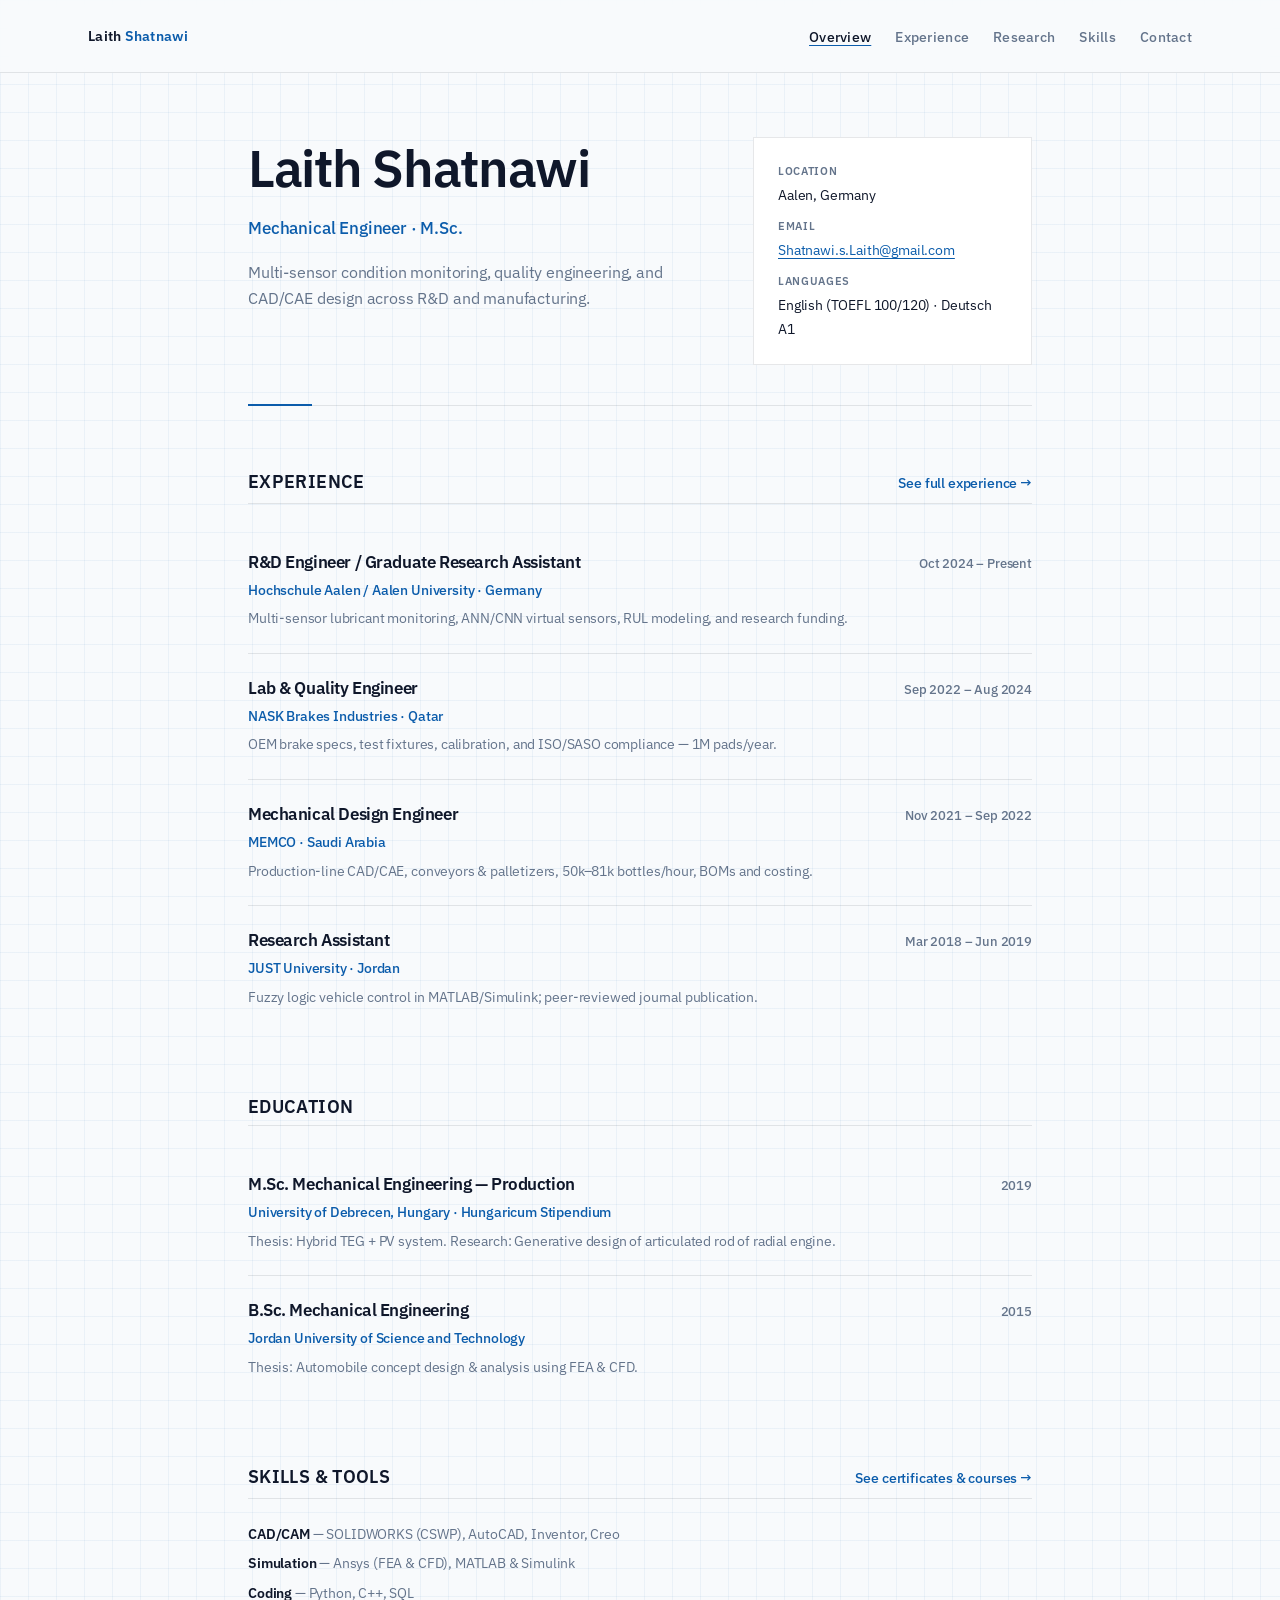
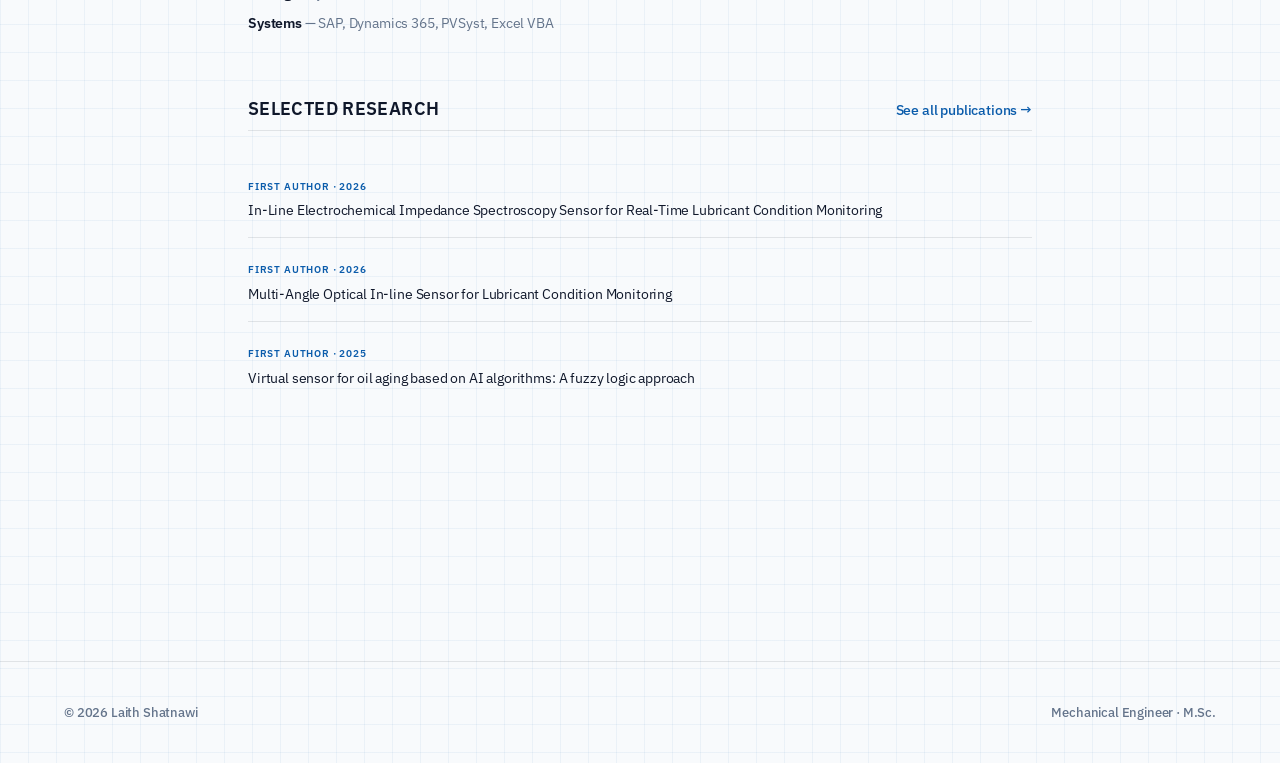
<file: index.html>
<!DOCTYPE html>
<html lang="en">
<head>
  <meta charset="UTF-8">
  <meta name="viewport" content="width=device-width, initial-scale=1.0">
  <meta name="description" content="Laith Shatnawi — Mechanical Engineer (M.Sc.). R&D, quality engineering, and mechanical design across Germany, Qatar, Saudi Arabia, and Jordan. CSWP certified.">
  <title>Laith Shatnawi — Mechanical Engineer</title>
  <link rel="preconnect" href="https://fonts.googleapis.com">
  <link rel="preconnect" href="https://fonts.gstatic.com" crossorigin>
  <link href="https://fonts.googleapis.com/css2?family=IBM+Plex+Sans:ital,wght@0,400;0,500;0,600;0,700;1,400&display=swap" rel="stylesheet">
  <link rel="stylesheet" href="css/styles.css">
</head>
<body>
  <a class="skip-link" href="#main">Skip to content</a>

  <header class="site-header">
    <div class="nav-inner">
      <a class="logo" href="index.html">Laith <span>Shatnawi</span></a>
      <button class="nav-toggle" aria-expanded="false" aria-controls="site-nav">Menu</button>
      <nav class="site-nav" id="site-nav" aria-label="Main">
        <ul>
          <li><a href="index.html" aria-current="page">Overview</a></li>
          <li><a href="experience.html">Experience</a></li>
          <li><a href="research.html">Research</a></li>
          <li><a href="skills.html">Skills</a></li>
          <li><a href="contact.html">Contact</a></li>
        </ul>
      </nav>
    </div>
  </header>

  <main id="main" class="cv-main">
    <header class="cv-header">
      <div>
        <h1>Laith Shatnawi</h1>
        <p class="cv-title">Mechanical Engineer · M.Sc.</p>
        <p class="lead">Multi-sensor condition monitoring, quality engineering, and CAD/CAE design across R&amp;D and manufacturing.</p>
      </div>
      <ul class="cv-meta">
        <li><span>Location</span> Aalen, Germany</li>
        <li><span>Email</span> <a href="mailto:Shatnawi.s.Laith@gmail.com">Shatnawi.s.Laith@gmail.com</a></li>
        <li><span>Languages</span> English (TOEFL 100/120) · Deutsch A1</li>
      </ul>
    </header>

    <section class="cv-section" id="experience">
      <div class="cv-section__head">
        <h2>Experience</h2>
        <a class="cv-more" href="experience.html">See full experience →</a>
      </div>
      <ul class="cv-list">
        <li>
          <div class="cv-list__top">
            <h3>R&amp;D Engineer / Graduate Research Assistant</h3>
            <span class="cv-list__date">Oct 2024 – Present</span>
          </div>
          <p class="cv-list__org">Hochschule Aalen / Aalen University · Germany</p>
          <p class="cv-list__summary">Multi-sensor lubricant monitoring, ANN/CNN virtual sensors, RUL modeling, and research funding.</p>
        </li>
        <li>
          <div class="cv-list__top">
            <h3>Lab &amp; Quality Engineer</h3>
            <span class="cv-list__date">Sep 2022 – Aug 2024</span>
          </div>
          <p class="cv-list__org">NASK Brakes Industries · Qatar</p>
          <p class="cv-list__summary">OEM brake specs, test fixtures, calibration, and ISO/SASO compliance — 1M pads/year.</p>
        </li>
        <li>
          <div class="cv-list__top">
            <h3>Mechanical Design Engineer</h3>
            <span class="cv-list__date">Nov 2021 – Sep 2022</span>
          </div>
          <p class="cv-list__org">MEMCO · Saudi Arabia</p>
          <p class="cv-list__summary">Production-line CAD/CAE, conveyors &amp; palletizers, 50k–81k bottles/hour, BOMs and costing.</p>
        </li>
        <li>
          <div class="cv-list__top">
            <h3>Research Assistant</h3>
            <span class="cv-list__date">Mar 2018 – Jun 2019</span>
          </div>
          <p class="cv-list__org">JUST University · Jordan</p>
          <p class="cv-list__summary">Fuzzy logic vehicle control in MATLAB/Simulink; peer-reviewed journal publication.</p>
        </li>
      </ul>
    </section>

    <section class="cv-section" id="education">
      <div class="cv-section__head">
        <h2>Education</h2>
      </div>
      <ul class="cv-list">
        <li>
          <div class="cv-list__top">
            <h3>M.Sc. Mechanical Engineering — Production</h3>
            <span class="cv-list__date">2019</span>
          </div>
          <p class="cv-list__org">University of Debrecen, Hungary · Hungaricum Stipendium</p>
          <p class="cv-list__summary">Thesis: Hybrid TEG + PV system. Research: Generative design of articulated rod of radial engine.</p>
        </li>
        <li>
          <div class="cv-list__top">
            <h3>B.Sc. Mechanical Engineering</h3>
            <span class="cv-list__date">2015</span>
          </div>
          <p class="cv-list__org">Jordan University of Science and Technology</p>
          <p class="cv-list__summary">Thesis: Automobile concept design &amp; analysis using FEA &amp; CFD.</p>
        </li>
      </ul>
    </section>

    <section class="cv-section" id="skills">
      <div class="cv-section__head">
        <h2>Skills &amp; tools</h2>
        <a class="cv-more" href="skills.html">See certificates &amp; courses →</a>
      </div>
      <div class="cv-skills">
        <p><strong>CAD/CAM</strong> — SOLIDWORKS (CSWP), AutoCAD, Inventor, Creo</p>
        <p><strong>Simulation</strong> — Ansys (FEA &amp; CFD), MATLAB &amp; Simulink</p>
        <p><strong>Coding</strong> — Python, C++, SQL</p>
        <p><strong>Systems</strong> — SAP, Dynamics 365, PVSyst, Excel VBA</p>
      </div>
    </section>

    <section class="cv-section" id="research">
      <div class="cv-section__head">
        <h2>Selected research</h2>
        <a class="cv-more" href="research.html">See all publications →</a>
      </div>
      <ul class="cv-pubs">
        <li>
          <span class="pub-badge">First author · 2026</span>
          <p>In-Line Electrochemical Impedance Spectroscopy Sensor for Real-Time Lubricant Condition Monitoring</p>
        </li>
        <li>
          <span class="pub-badge">First author · 2026</span>
          <p>Multi-Angle Optical In-line Sensor for Lubricant Condition Monitoring</p>
        </li>
        <li>
          <span class="pub-badge">First author · 2025</span>
          <p>Virtual sensor for oil aging based on AI algorithms: A fuzzy logic approach</p>
        </li>
      </ul>
    </section>
  </main>

  <footer class="site-footer">
    <div class="footer-inner">
      <span>© 2026 Laith Shatnawi</span>
      <span>Mechanical Engineer · M.Sc.</span>
    </div>
  </footer>

  <script src="js/main.js"></script>
</body>
</html>
</file>
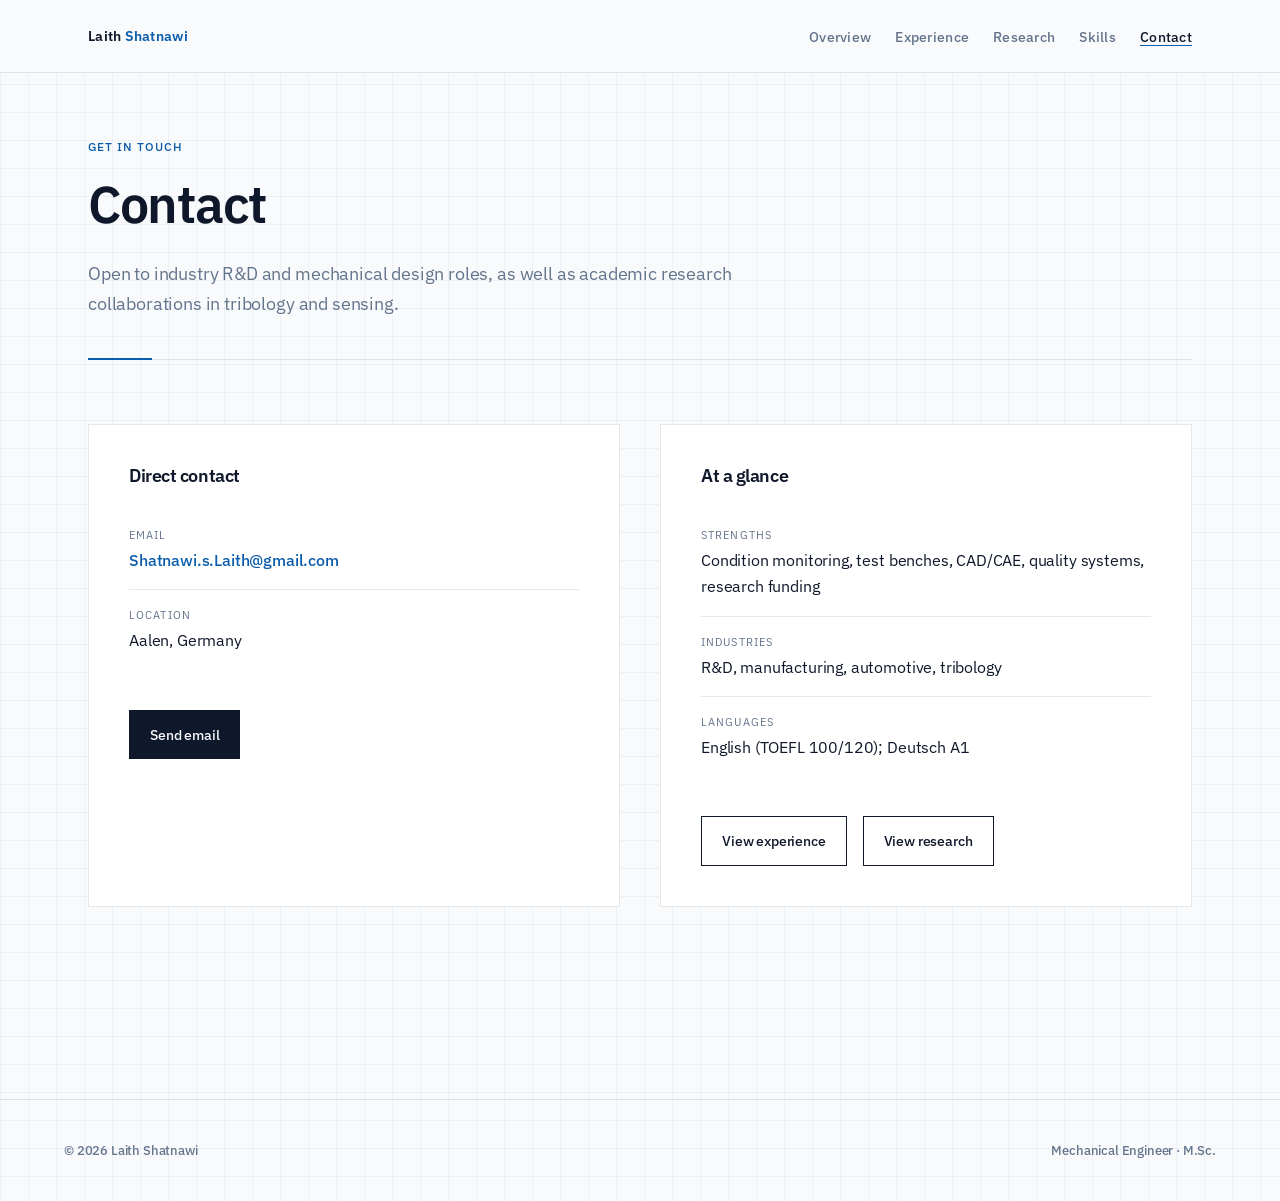
<file: contact.html>
<!DOCTYPE html>
<html lang="en">
<head>
  <meta charset="UTF-8">
  <meta name="viewport" content="width=device-width, initial-scale=1.0">
  <meta name="description" content="Contact Laith Shatnawi — Mechanical Engineer based in Aalen, Germany.">
  <title>Contact — Laith Shatnawi</title>
  <link rel="preconnect" href="https://fonts.googleapis.com">
  <link rel="preconnect" href="https://fonts.gstatic.com" crossorigin>
  <link href="https://fonts.googleapis.com/css2?family=IBM+Plex+Sans:ital,wght@0,400;0,500;0,600;0,700;1,400&display=swap" rel="stylesheet">
  <link rel="stylesheet" href="css/styles.css">
</head>
<body>
  <a class="skip-link" href="#main">Skip to content</a>

  <header class="site-header">
    <div class="nav-inner">
      <a class="logo" href="index.html">Laith <span>Shatnawi</span></a>
      <button class="nav-toggle" aria-expanded="false" aria-controls="site-nav">Menu</button>
      <nav class="site-nav" id="site-nav" aria-label="Main">
        <ul>
          <li><a href="index.html">Overview</a></li>
          <li><a href="experience.html">Experience</a></li>
          <li><a href="research.html">Research</a></li>
          <li><a href="skills.html">Skills</a></li>
          <li><a href="contact.html" aria-current="page">Contact</a></li>
        </ul>
      </nav>
    </div>
  </header>

  <main id="main">
    <header class="page-header reveal">
      <p class="eyebrow">Get in touch</p>
      <h1>Contact</h1>
      <p class="lead">Open to industry R&amp;D and mechanical design roles, as well as academic research collaborations in tribology and sensing.</p>
    </header>

    <div class="contact-grid reveal">
      <div class="contact-card">
        <h3>Direct contact</h3>
        <ul class="contact-list">
          <li>
            <span class="contact-label">Email</span>
            <span class="contact-value"><a href="mailto:Shatnawi.s.Laith@gmail.com">Shatnawi.s.Laith@gmail.com</a></span>
          </li>
          <li>
            <span class="contact-label">Location</span>
            <span class="contact-value">Aalen, Germany</span>
          </li>
        </ul>
        <div class="cta-row">
          <a class="btn" href="mailto:Shatnawi.s.Laith@gmail.com">Send email</a>
        </div>
      </div>

      <div class="contact-card">
        <h3>At a glance</h3>
        <ul class="contact-list">
          <li>
            <span class="contact-label">Strengths</span>
            <span class="contact-value">Condition monitoring, test benches, CAD/CAE, quality systems, research funding</span>
          </li>
          <li>
            <span class="contact-label">Industries</span>
            <span class="contact-value">R&amp;D, manufacturing, automotive, tribology</span>
          </li>
          <li>
            <span class="contact-label">Languages</span>
            <span class="contact-value">English (TOEFL 100/120); Deutsch A1</span>
          </li>
        </ul>
        <div class="cta-row">
          <a class="btn btn-outline" href="experience.html">View experience</a>
          <a class="btn btn-outline" href="research.html">View research</a>
        </div>
      </div>
    </div>
  </main>

  <footer class="site-footer">
    <div class="footer-inner">
      <span>© 2026 Laith Shatnawi</span>
      <span>Mechanical Engineer · M.Sc.</span>
    </div>
  </footer>

  <script src="js/main.js"></script>
</body>
</html>
</file>
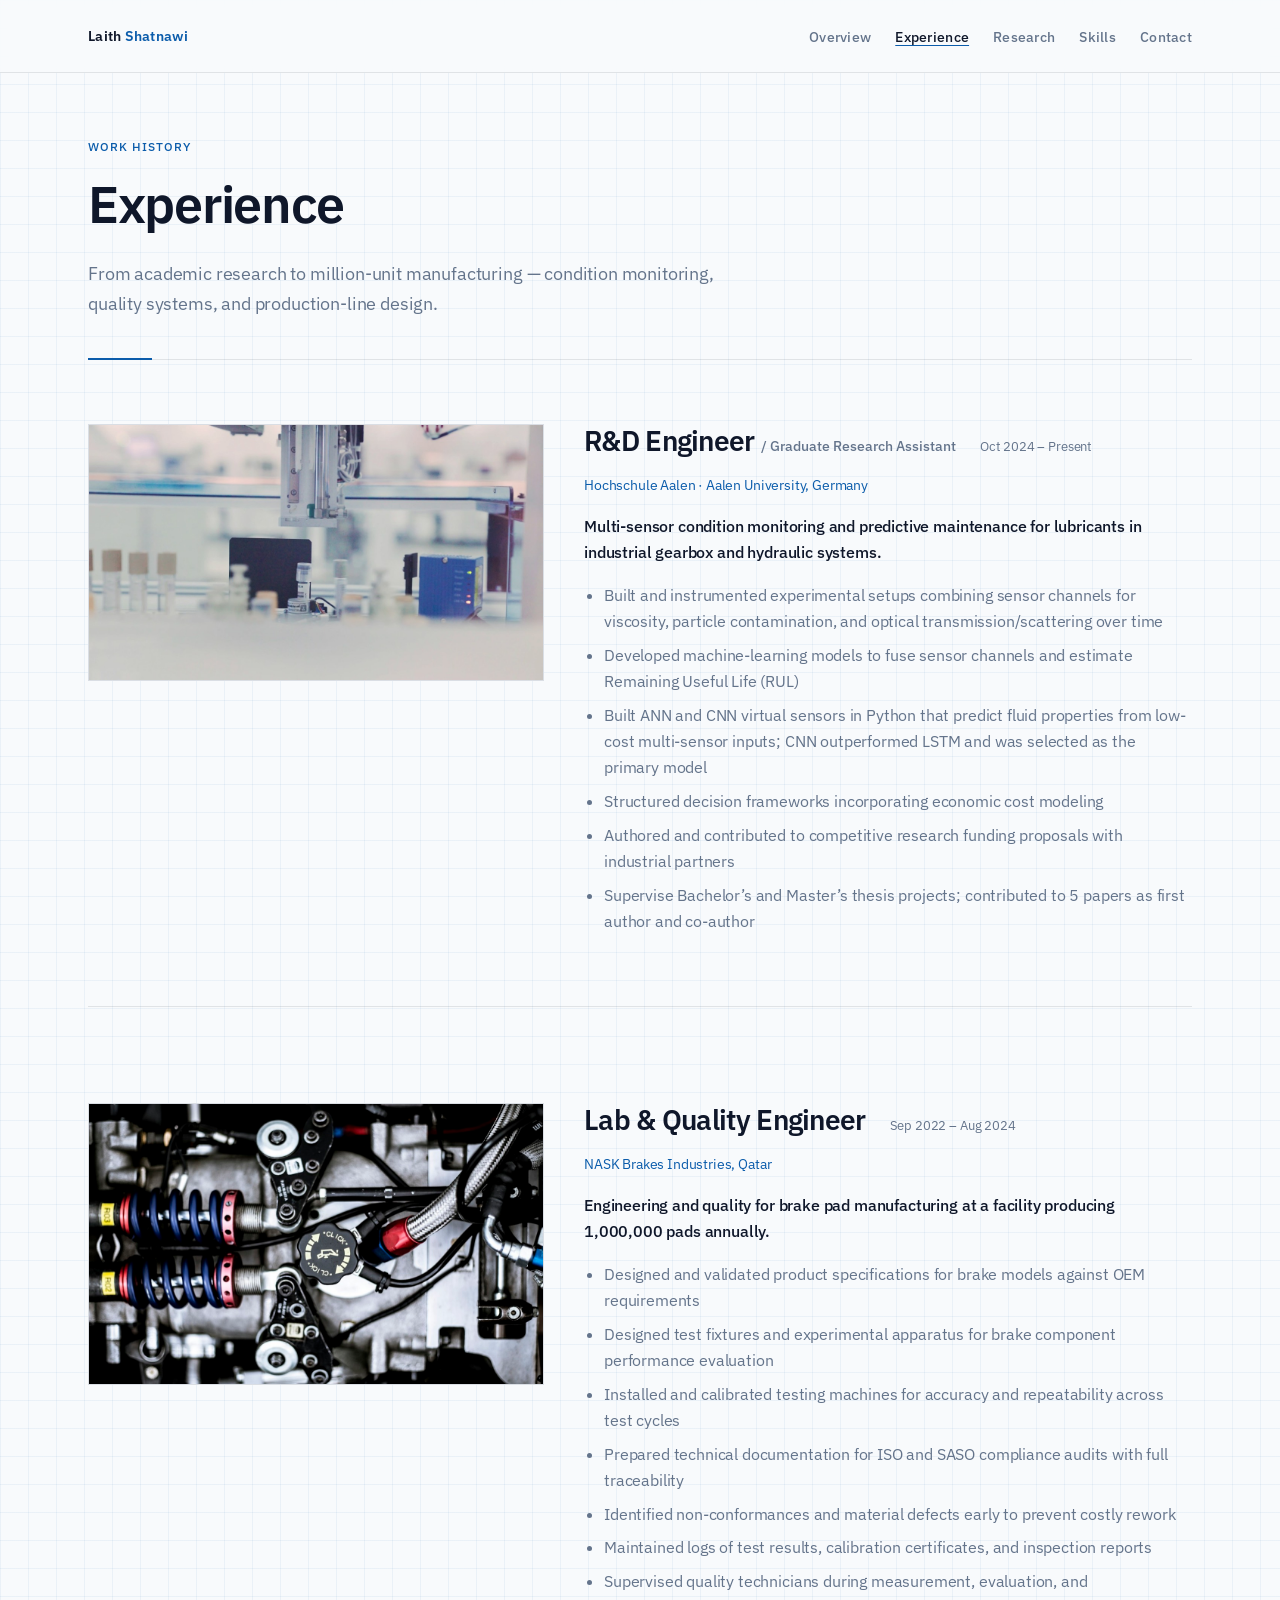
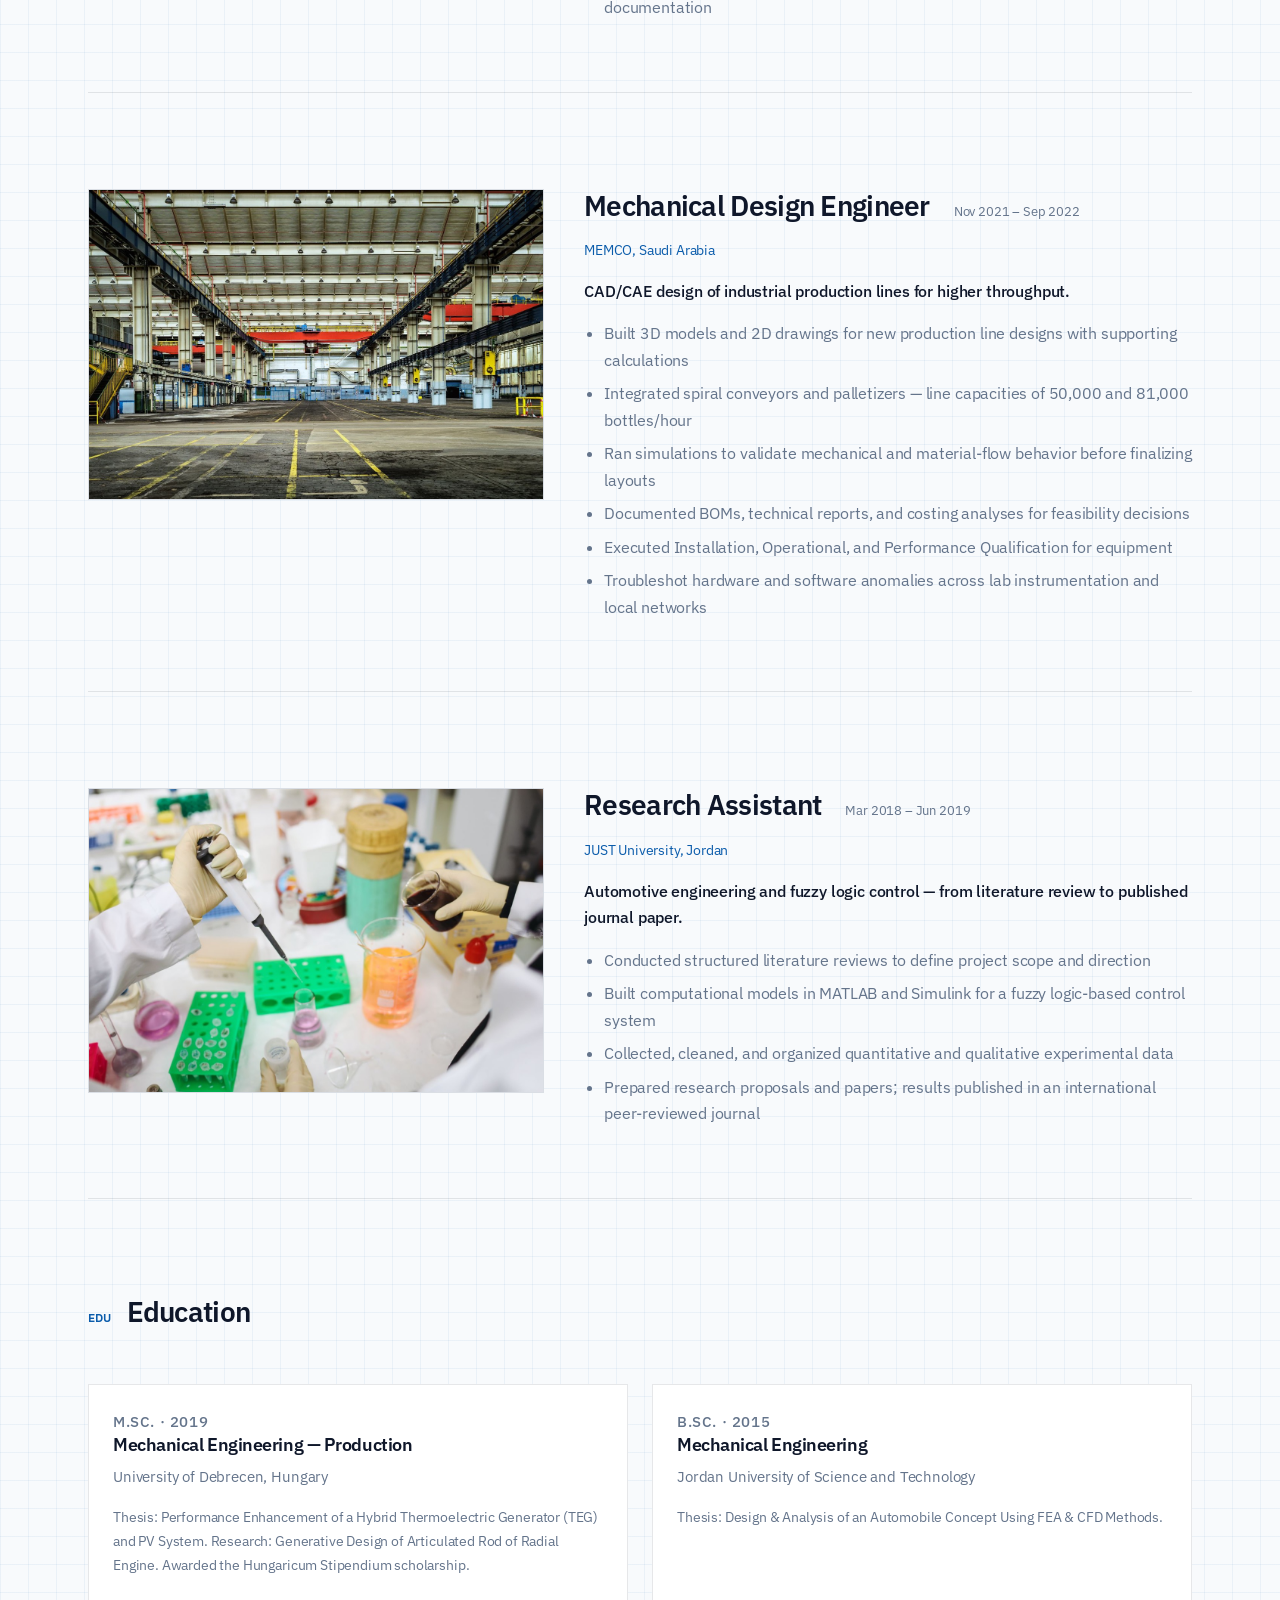
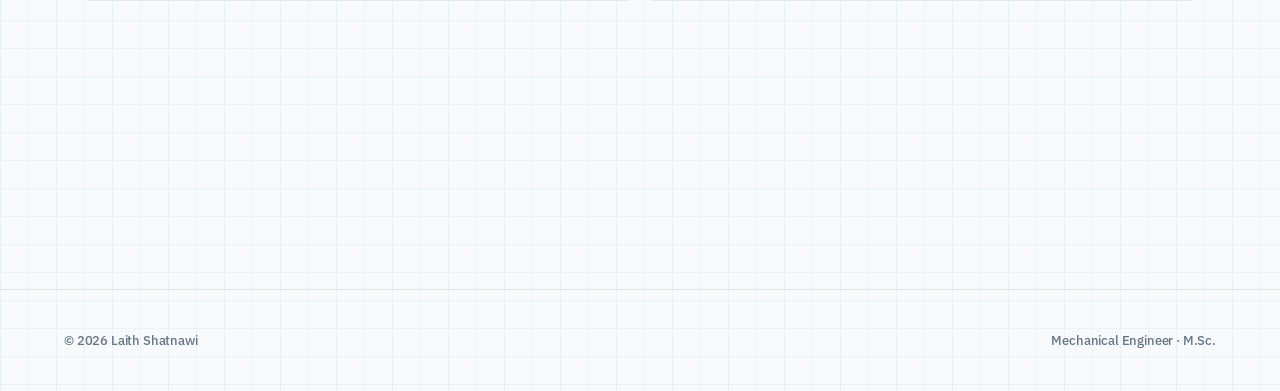
<file: experience.html>
<!DOCTYPE html>
<html lang="en">
<head>
  <meta charset="UTF-8">
  <meta name="viewport" content="width=device-width, initial-scale=1.0">
  <meta name="description" content="Professional experience of Laith Shatnawi — R&D, quality engineering, and mechanical design across Germany, Qatar, Saudi Arabia, and Jordan.">
  <title>Experience — Laith Shatnawi</title>
  <link rel="preconnect" href="https://fonts.googleapis.com">
  <link rel="preconnect" href="https://fonts.gstatic.com" crossorigin>
  <link href="https://fonts.googleapis.com/css2?family=IBM+Plex+Sans:ital,wght@0,400;0,500;0,600;0,700;1,400&display=swap" rel="stylesheet">
  <link rel="stylesheet" href="css/styles.css">
</head>
<body>
  <a class="skip-link" href="#main">Skip to content</a>

  <header class="site-header">
    <div class="nav-inner">
      <a class="logo" href="index.html">Laith <span>Shatnawi</span></a>
      <button class="nav-toggle" aria-expanded="false" aria-controls="site-nav">Menu</button>
      <nav class="site-nav" id="site-nav" aria-label="Main">
        <ul>
          <li><a href="index.html">Overview</a></li>
          <li><a href="experience.html" aria-current="page">Experience</a></li>
          <li><a href="research.html">Research</a></li>
          <li><a href="skills.html">Skills</a></li>
          <li><a href="contact.html">Contact</a></li>
        </ul>
      </nav>
    </div>
  </header>

  <main id="main">
    <header class="page-header reveal">
      <p class="eyebrow">Work history</p>
      <h1>Experience</h1>
      <p class="lead">From academic research to million-unit manufacturing — condition monitoring, quality systems, and production-line design.</p>
    </header>

    <article class="exp-block reveal" id="aalen">
      <div class="exp-block__media">
        <img src="images/role-rd.jpg" alt="Automated laboratory instrumentation for multi-sensor testing" width="1400" height="788" loading="lazy">
      </div>
      <div class="exp-block__content">
        <div class="timeline-header">
          <h2>R&amp;D Engineer <span class="title-alt">/ Graduate Research Assistant</span></h2>
          <span class="timeline-date">Oct 2024 – Present</span>
        </div>
        <p class="timeline-location">Hochschule Aalen · Aalen University, Germany</p>
        <p class="exp-intro">Multi-sensor condition monitoring and predictive maintenance for lubricants in industrial gearbox and hydraulic systems.</p>
        <ul>
          <li>Built and instrumented experimental setups combining sensor channels for viscosity, particle contamination, and optical transmission/scattering over time</li>
          <li>Developed machine-learning models to fuse sensor channels and estimate Remaining Useful Life (RUL)</li>
          <li>Built ANN and CNN virtual sensors in Python that predict fluid properties from low-cost multi-sensor inputs; CNN outperformed LSTM and was selected as the primary model</li>
          <li>Structured decision frameworks incorporating economic cost modeling</li>
          <li>Authored and contributed to competitive research funding proposals with industrial partners</li>
          <li>Supervise Bachelor’s and Master’s thesis projects; contributed to 5 papers as first author and co-author</li>
        </ul>
      </div>
    </article>

    <article class="exp-block reveal" id="nask">
      <div class="exp-block__media">
        <img src="images/role-brakes.jpg" alt="Precision automotive mechanical test assembly" width="1400" height="866" loading="lazy">
      </div>
      <div class="exp-block__content">
        <div class="timeline-header">
          <h2>Lab &amp; Quality Engineer</h2>
          <span class="timeline-date">Sep 2022 – Aug 2024</span>
        </div>
        <p class="timeline-location">NASK Brakes Industries, Qatar</p>
        <p class="exp-intro">Engineering and quality for brake pad manufacturing at a facility producing 1,000,000 pads annually.</p>
        <ul>
          <li>Designed and validated product specifications for brake models against OEM requirements</li>
          <li>Designed test fixtures and experimental apparatus for brake component performance evaluation</li>
          <li>Installed and calibrated testing machines for accuracy and repeatability across test cycles</li>
          <li>Prepared technical documentation for ISO and SASO compliance audits with full traceability</li>
          <li>Identified non-conformances and material defects early to prevent costly rework</li>
          <li>Maintained logs of test results, calibration certificates, and inspection reports</li>
          <li>Supervised quality technicians during measurement, evaluation, and documentation</li>
        </ul>
      </div>
    </article>

    <article class="exp-block reveal" id="memco">
      <div class="exp-block__media">
        <img src="images/role-production.jpg" alt="Industrial production hall for manufacturing line design" width="1400" height="953" loading="lazy">
      </div>
      <div class="exp-block__content">
        <div class="timeline-header">
          <h2>Mechanical Design Engineer</h2>
          <span class="timeline-date">Nov 2021 – Sep 2022</span>
        </div>
        <p class="timeline-location">MEMCO, Saudi Arabia</p>
        <p class="exp-intro">CAD/CAE design of industrial production lines for higher throughput.</p>
        <ul>
          <li>Built 3D models and 2D drawings for new production line designs with supporting calculations</li>
          <li>Integrated spiral conveyors and palletizers — line capacities of 50,000 and 81,000 bottles/hour</li>
          <li>Ran simulations to validate mechanical and material-flow behavior before finalizing layouts</li>
          <li>Documented BOMs, technical reports, and costing analyses for feasibility decisions</li>
          <li>Executed Installation, Operational, and Performance Qualification for equipment</li>
          <li>Troubleshot hardware and software anomalies across lab instrumentation and local networks</li>
        </ul>
      </div>
    </article>

    <article class="exp-block reveal" id="just">
      <div class="exp-block__media">
        <img src="images/role-research.jpg" alt="Laboratory fluid analysis and experimental research work" width="1400" height="933" loading="lazy">
      </div>
      <div class="exp-block__content">
        <div class="timeline-header">
          <h2>Research Assistant</h2>
          <span class="timeline-date">Mar 2018 – Jun 2019</span>
        </div>
        <p class="timeline-location">JUST University, Jordan</p>
        <p class="exp-intro">Automotive engineering and fuzzy logic control — from literature review to published journal paper.</p>
        <ul>
          <li>Conducted structured literature reviews to define project scope and direction</li>
          <li>Built computational models in MATLAB and Simulink for a fuzzy logic-based control system</li>
          <li>Collected, cleaned, and organized quantitative and qualitative experimental data</li>
          <li>Prepared research proposals and papers; results published in an international peer-reviewed journal</li>
        </ul>
      </div>
    </article>

    <section class="section reveal" style="margin-top: var(--space-xl);">
      <div class="section-title">
        <span class="index">EDU</span>
        <h2>Education</h2>
      </div>
      <div class="card-grid">
        <article class="card">
          <p class="card-meta">M.Sc. · 2019</p>
          <h3>Mechanical Engineering — Production</h3>
          <p>University of Debrecen, Hungary</p>
          <p style="margin-top: var(--space-sm); font-size: 0.9rem;">Thesis: Performance Enhancement of a Hybrid Thermoelectric Generator (TEG) and PV System. Research: Generative Design of Articulated Rod of Radial Engine. Awarded the Hungaricum Stipendium scholarship.</p>
        </article>
        <article class="card">
          <p class="card-meta">B.Sc. · 2015</p>
          <h3>Mechanical Engineering</h3>
          <p>Jordan University of Science and Technology</p>
          <p style="margin-top: var(--space-sm); font-size: 0.9rem;">Thesis: Design &amp; Analysis of an Automobile Concept Using FEA &amp; CFD Methods.</p>
        </article>
      </div>
    </section>
  </main>

  <footer class="site-footer">
    <div class="footer-inner">
      <span>© 2026 Laith Shatnawi</span>
      <span>Mechanical Engineer · M.Sc.</span>
    </div>
  </footer>

  <script src="js/main.js"></script>
</body>
</html>
</file>
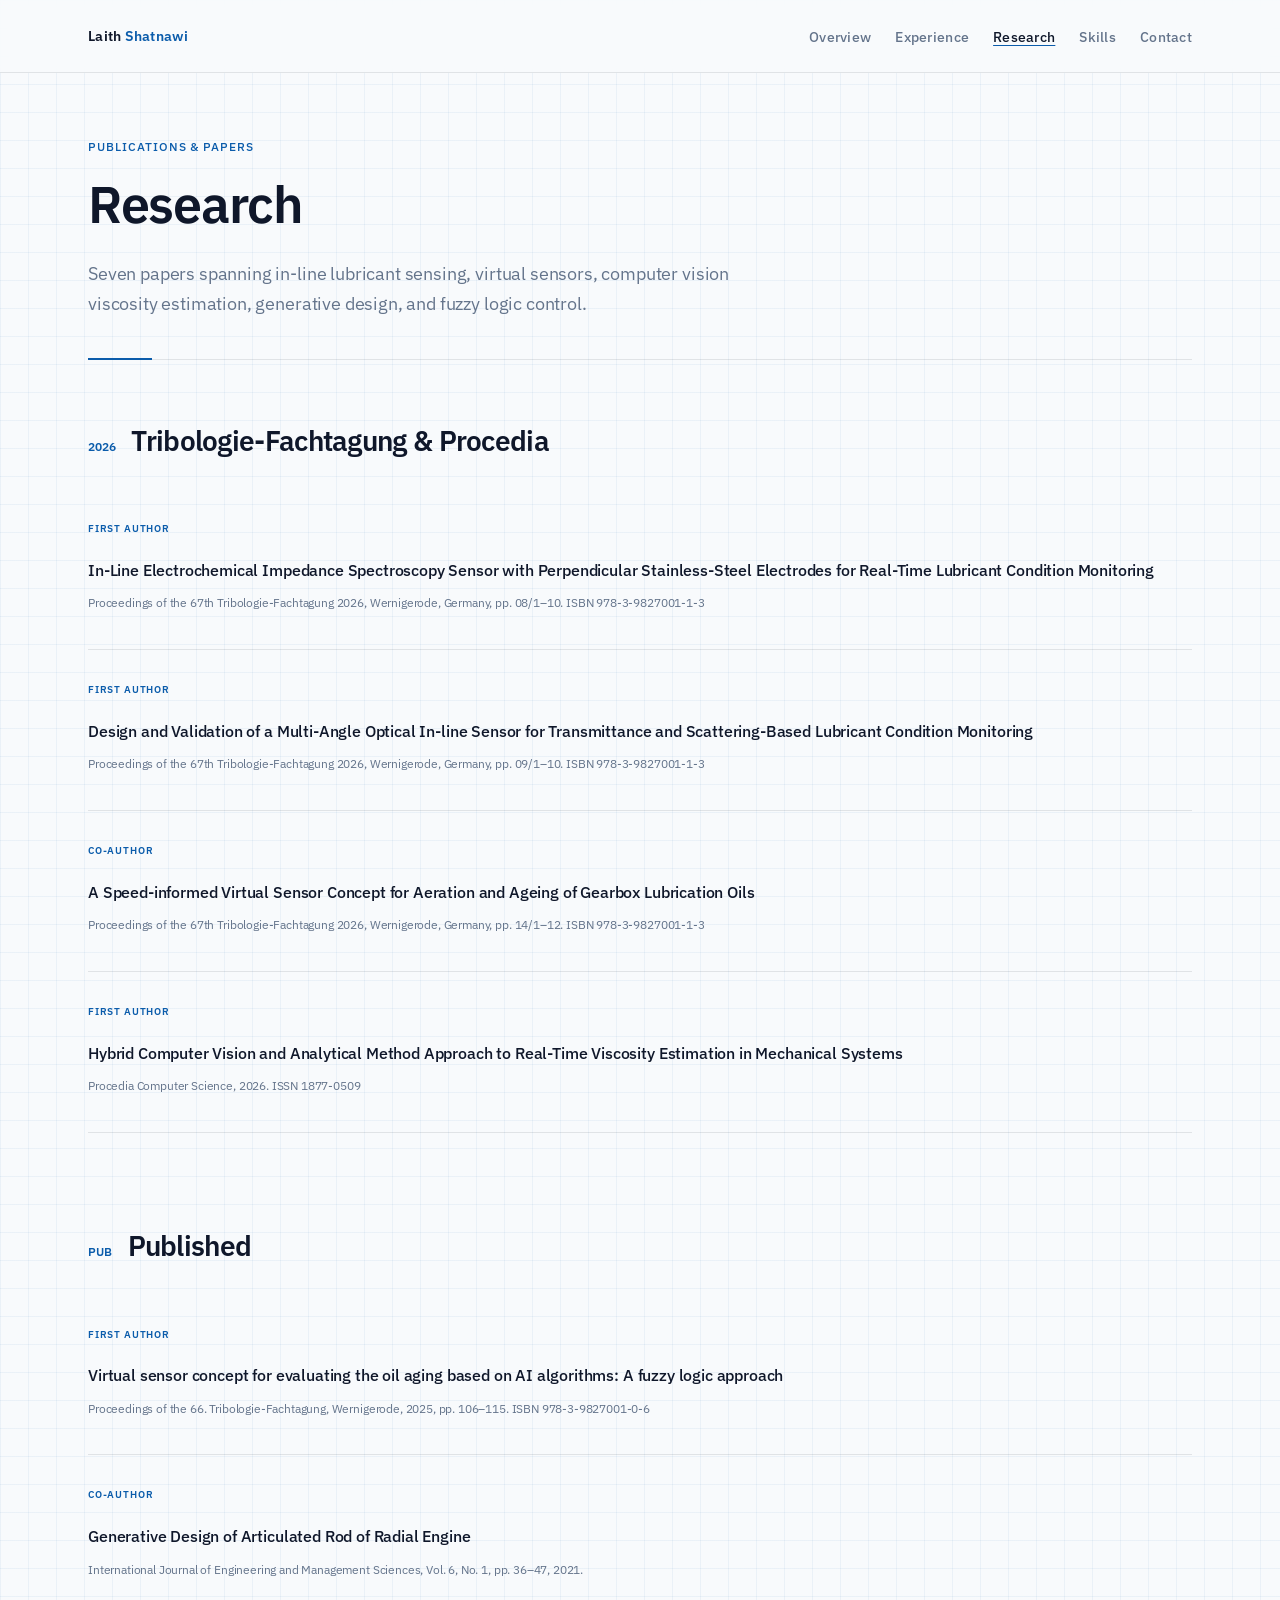
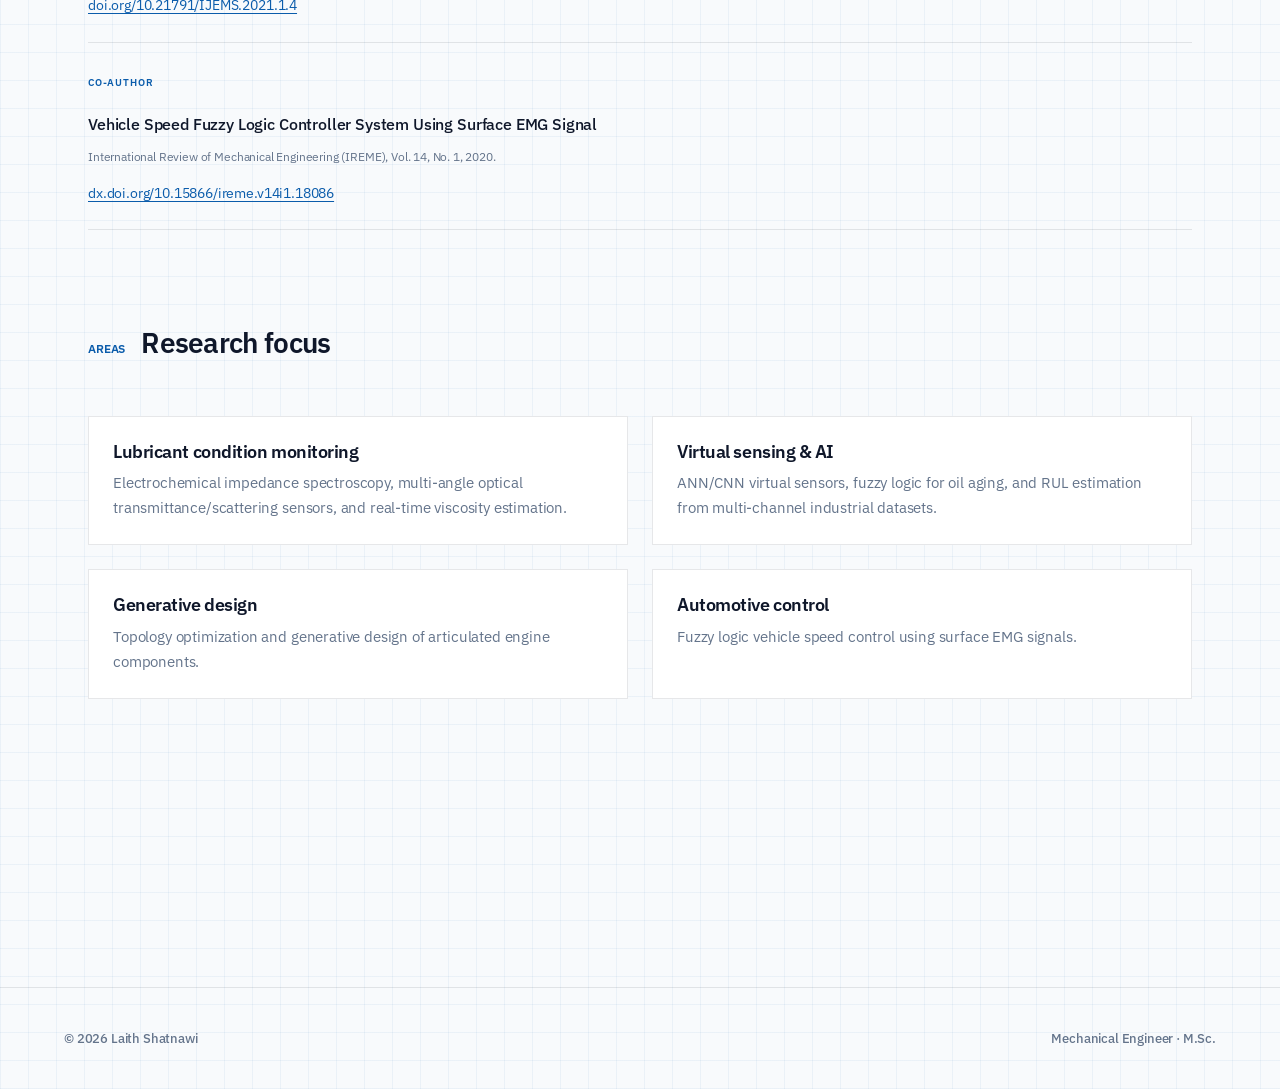
<file: research.html>
<!DOCTYPE html>
<html lang="en">
<head>
  <meta charset="UTF-8">
  <meta name="viewport" content="width=device-width, initial-scale=1.0">
  <meta name="description" content="Research publications by Laith Shatnawi — tribology, lubricant condition monitoring, virtual sensors, computer vision, and generative design.">
  <title>Research — Laith Shatnawi</title>
  <link rel="preconnect" href="https://fonts.googleapis.com">
  <link rel="preconnect" href="https://fonts.gstatic.com" crossorigin>
  <link href="https://fonts.googleapis.com/css2?family=IBM+Plex+Sans:ital,wght@0,400;0,500;0,600;0,700;1,400&display=swap" rel="stylesheet">
  <link rel="stylesheet" href="css/styles.css">
</head>
<body>
  <a class="skip-link" href="#main">Skip to content</a>

  <header class="site-header">
    <div class="nav-inner">
      <a class="logo" href="index.html">Laith <span>Shatnawi</span></a>
      <button class="nav-toggle" aria-expanded="false" aria-controls="site-nav">Menu</button>
      <nav class="site-nav" id="site-nav" aria-label="Main">
        <ul>
          <li><a href="index.html">Overview</a></li>
          <li><a href="experience.html">Experience</a></li>
          <li><a href="research.html" aria-current="page">Research</a></li>
          <li><a href="skills.html">Skills</a></li>
          <li><a href="contact.html">Contact</a></li>
        </ul>
      </nav>
    </div>
  </header>

  <main id="main">
    <header class="page-header reveal">
      <p class="eyebrow">Publications &amp; papers</p>
      <h1>Research</h1>
      <p class="lead">Seven papers spanning in-line lubricant sensing, virtual sensors, computer vision viscosity estimation, generative design, and fuzzy logic control.</p>
    </header>

    <section class="section reveal">
      <div class="section-title">
        <span class="index">2026</span>
        <h2>Tribologie-Fachtagung &amp; Procedia</h2>
      </div>
      <ol class="pub-list">
        <li class="pub-item">
          <p class="pub-badge">First author</p>
          <p class="pub-title">In-Line Electrochemical Impedance Spectroscopy Sensor with Perpendicular Stainless-Steel Electrodes for Real-Time Lubricant Condition Monitoring</p>
          <p class="pub-meta">Proceedings of the 67th Tribologie-Fachtagung 2026, Wernigerode, Germany, pp. 08/1–10. ISBN 978-3-9827001-1-3</p>
        </li>
        <li class="pub-item">
          <p class="pub-badge">First author</p>
          <p class="pub-title">Design and Validation of a Multi-Angle Optical In-line Sensor for Transmittance and Scattering-Based Lubricant Condition Monitoring</p>
          <p class="pub-meta">Proceedings of the 67th Tribologie-Fachtagung 2026, Wernigerode, Germany, pp. 09/1–10. ISBN 978-3-9827001-1-3</p>
        </li>
        <li class="pub-item">
          <p class="pub-badge">Co-author</p>
          <p class="pub-title">A Speed-informed Virtual Sensor Concept for Aeration and Ageing of Gearbox Lubrication Oils</p>
          <p class="pub-meta">Proceedings of the 67th Tribologie-Fachtagung 2026, Wernigerode, Germany, pp. 14/1–12. ISBN 978-3-9827001-1-3</p>
        </li>
        <li class="pub-item">
          <p class="pub-badge">First author</p>
          <p class="pub-title">Hybrid Computer Vision and Analytical Method Approach to Real-Time Viscosity Estimation in Mechanical Systems</p>
          <p class="pub-meta">Procedia Computer Science, 2026. ISSN 1877-0509</p>
        </li>
      </ol>
    </section>

    <section class="section reveal">
      <div class="section-title">
        <span class="index">PUB</span>
        <h2>Published</h2>
      </div>
      <ol class="pub-list">
        <li class="pub-item">
          <p class="pub-badge">First author</p>
          <p class="pub-title">Virtual sensor concept for evaluating the oil aging based on AI algorithms: A fuzzy logic approach</p>
          <p class="pub-meta">Proceedings of the 66. Tribologie-Fachtagung, Wernigerode, 2025, pp. 106–115. ISBN 978-3-9827001-0-6</p>
        </li>
        <li class="pub-item">
          <p class="pub-badge">Co-author</p>
          <p class="pub-title">Generative Design of Articulated Rod of Radial Engine</p>
          <p class="pub-meta">International Journal of Engineering and Management Sciences, Vol. 6, No. 1, pp. 36–47, 2021.</p>
          <a href="https://doi.org/10.21791/IJEMS.2021.1.4" target="_blank" rel="noopener noreferrer">doi.org/10.21791/IJEMS.2021.1.4</a>
        </li>
        <li class="pub-item">
          <p class="pub-badge">Co-author</p>
          <p class="pub-title">Vehicle Speed Fuzzy Logic Controller System Using Surface EMG Signal</p>
          <p class="pub-meta">International Review of Mechanical Engineering (IREME), Vol. 14, No. 1, 2020.</p>
          <a href="http://dx.doi.org/10.15866/ireme.v14i1.18086" target="_blank" rel="noopener noreferrer">dx.doi.org/10.15866/ireme.v14i1.18086</a>
        </li>
      </ol>
    </section>

    <section class="section reveal">
      <div class="section-title">
        <span class="index">AREAS</span>
        <h2>Research focus</h2>
      </div>
      <div class="card-grid">
        <article class="card">
          <h3>Lubricant condition monitoring</h3>
          <p>Electrochemical impedance spectroscopy, multi-angle optical transmittance/scattering sensors, and real-time viscosity estimation.</p>
        </article>
        <article class="card">
          <h3>Virtual sensing &amp; AI</h3>
          <p>ANN/CNN virtual sensors, fuzzy logic for oil aging, and RUL estimation from multi-channel industrial datasets.</p>
        </article>
        <article class="card">
          <h3>Generative design</h3>
          <p>Topology optimization and generative design of articulated engine components.</p>
        </article>
        <article class="card">
          <h3>Automotive control</h3>
          <p>Fuzzy logic vehicle speed control using surface EMG signals.</p>
        </article>
      </div>
    </section>
  </main>

  <footer class="site-footer">
    <div class="footer-inner">
      <span>© 2026 Laith Shatnawi</span>
      <span>Mechanical Engineer · M.Sc.</span>
    </div>
  </footer>

  <script src="js/main.js"></script>
</body>
</html>
</file>
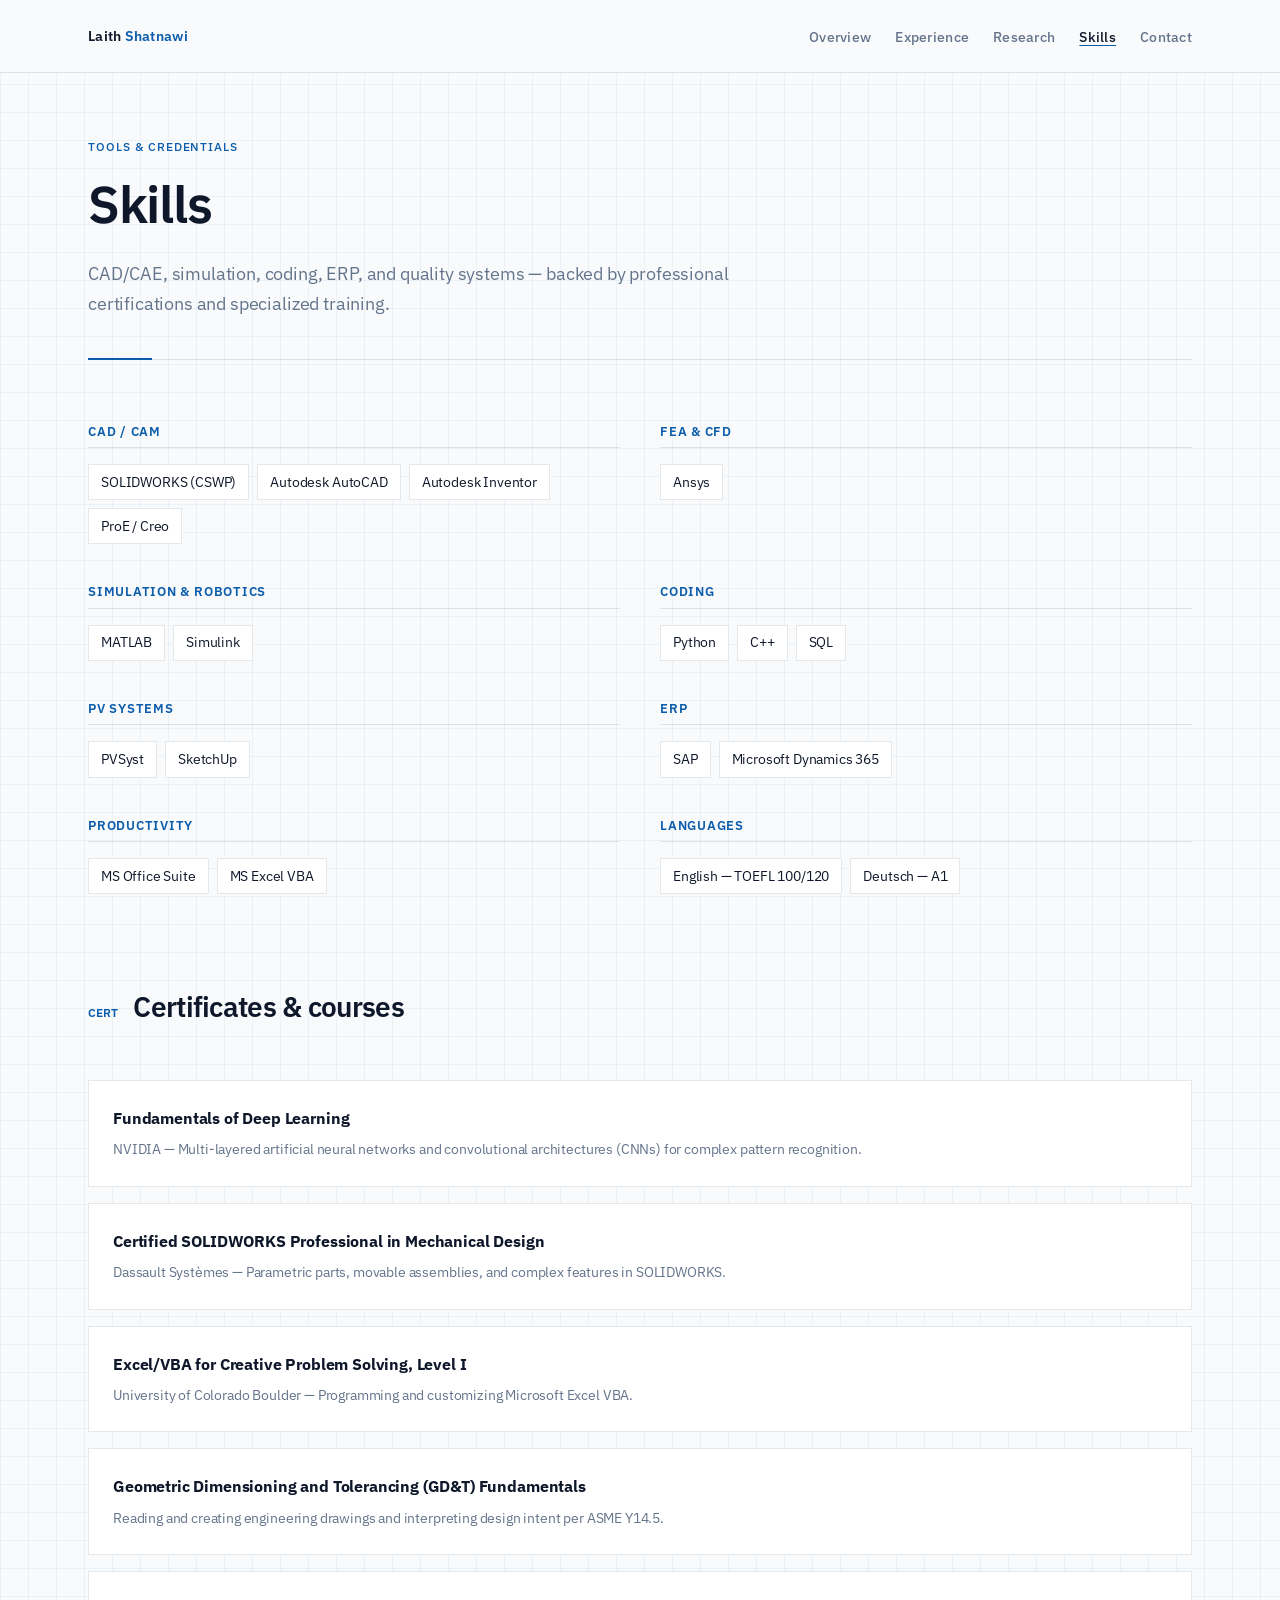
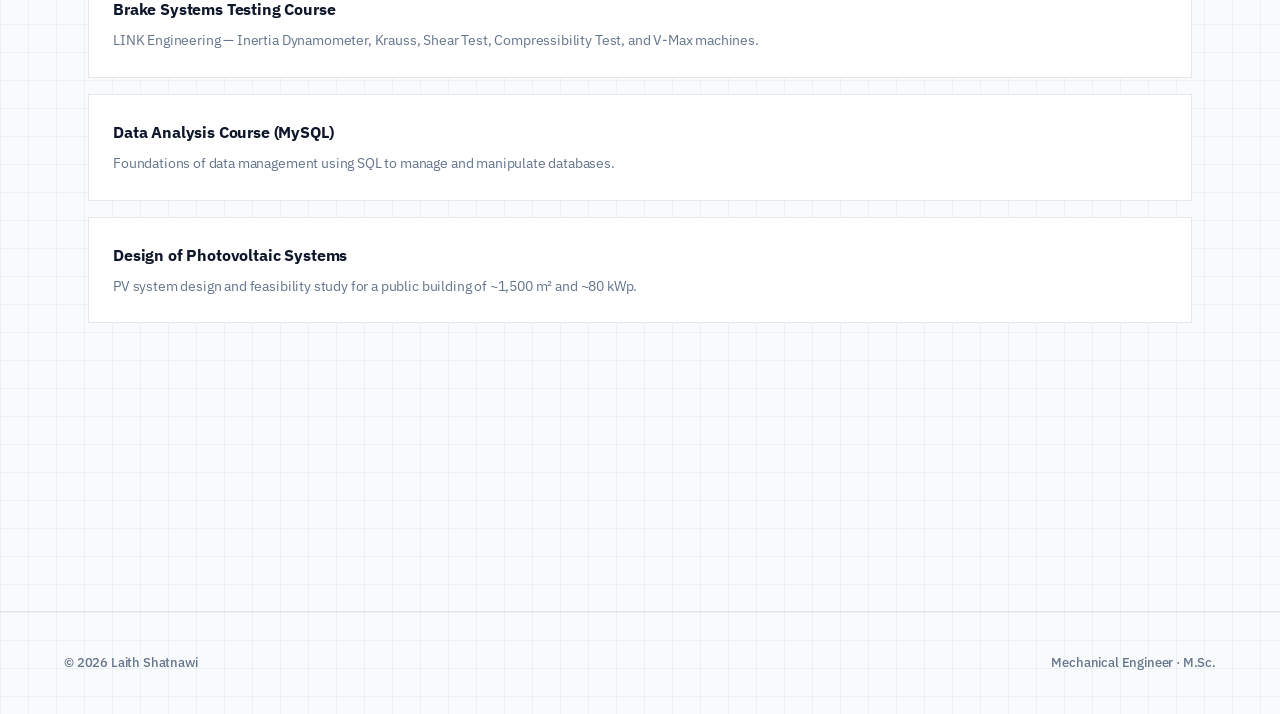
<file: skills.html>
<!DOCTYPE html>
<html lang="en">
<head>
  <meta charset="UTF-8">
  <meta name="viewport" content="width=device-width, initial-scale=1.0">
  <meta name="description" content="Technical skills, software, certifications, and courses — Laith Shatnawi, Mechanical Engineer.">
  <title>Skills — Laith Shatnawi</title>
  <link rel="preconnect" href="https://fonts.googleapis.com">
  <link rel="preconnect" href="https://fonts.gstatic.com" crossorigin>
  <link href="https://fonts.googleapis.com/css2?family=IBM+Plex+Sans:ital,wght@0,400;0,500;0,600;0,700;1,400&display=swap" rel="stylesheet">
  <link rel="stylesheet" href="css/styles.css">
</head>
<body>
  <a class="skip-link" href="#main">Skip to content</a>

  <header class="site-header">
    <div class="nav-inner">
      <a class="logo" href="index.html">Laith <span>Shatnawi</span></a>
      <button class="nav-toggle" aria-expanded="false" aria-controls="site-nav">Menu</button>
      <nav class="site-nav" id="site-nav" aria-label="Main">
        <ul>
          <li><a href="index.html">Overview</a></li>
          <li><a href="experience.html">Experience</a></li>
          <li><a href="research.html">Research</a></li>
          <li><a href="skills.html" aria-current="page">Skills</a></li>
          <li><a href="contact.html">Contact</a></li>
        </ul>
      </nav>
    </div>
  </header>

  <main id="main">
    <header class="page-header reveal">
      <p class="eyebrow">Tools &amp; credentials</p>
      <h1>Skills</h1>
      <p class="lead">CAD/CAE, simulation, coding, ERP, and quality systems — backed by professional certifications and specialized training.</p>
    </header>

    <section class="section reveal">
      <div class="skill-groups">
        <div class="skill-group">
          <h3>CAD / CAM</h3>
          <ul class="skill-tags">
            <li>SOLIDWORKS (CSWP)</li>
            <li>Autodesk AutoCAD</li>
            <li>Autodesk Inventor</li>
            <li>ProE / Creo</li>
          </ul>
        </div>
        <div class="skill-group">
          <h3>FEA &amp; CFD</h3>
          <ul class="skill-tags">
            <li>Ansys</li>
          </ul>
        </div>
        <div class="skill-group">
          <h3>Simulation &amp; robotics</h3>
          <ul class="skill-tags">
            <li>MATLAB</li>
            <li>Simulink</li>
          </ul>
        </div>
        <div class="skill-group">
          <h3>Coding</h3>
          <ul class="skill-tags">
            <li>Python</li>
            <li>C++</li>
            <li>SQL</li>
          </ul>
        </div>
        <div class="skill-group">
          <h3>PV systems</h3>
          <ul class="skill-tags">
            <li>PVSyst</li>
            <li>SketchUp</li>
          </ul>
        </div>
        <div class="skill-group">
          <h3>ERP</h3>
          <ul class="skill-tags">
            <li>SAP</li>
            <li>Microsoft Dynamics 365</li>
          </ul>
        </div>
        <div class="skill-group">
          <h3>Productivity</h3>
          <ul class="skill-tags">
            <li>MS Office Suite</li>
            <li>MS Excel VBA</li>
          </ul>
        </div>
        <div class="skill-group">
          <h3>Languages</h3>
          <ul class="skill-tags">
            <li>English — TOEFL 100/120</li>
            <li>Deutsch — A1</li>
          </ul>
        </div>
      </div>
    </section>

    <section class="section reveal">
      <div class="section-title">
        <span class="index">CERT</span>
        <h2>Certificates &amp; courses</h2>
      </div>
      <ul class="cert-list">
        <li>
          <strong>Fundamentals of Deep Learning</strong>
          <span>NVIDIA — Multi-layered artificial neural networks and convolutional architectures (CNNs) for complex pattern recognition.</span>
        </li>
        <li>
          <strong>Certified SOLIDWORKS Professional in Mechanical Design</strong>
          <span>Dassault Systèmes — Parametric parts, movable assemblies, and complex features in SOLIDWORKS.</span>
        </li>
        <li>
          <strong>Excel/VBA for Creative Problem Solving, Level I</strong>
          <span>University of Colorado Boulder — Programming and customizing Microsoft Excel VBA.</span>
        </li>
        <li>
          <strong>Geometric Dimensioning and Tolerancing (GD&amp;T) Fundamentals</strong>
          <span>Reading and creating engineering drawings and interpreting design intent per ASME Y14.5.</span>
        </li>
        <li>
          <strong>Brake Systems Testing Course</strong>
          <span>LINK Engineering — Inertia Dynamometer, Krauss, Shear Test, Compressibility Test, and V-Max machines.</span>
        </li>
        <li>
          <strong>Data Analysis Course (MySQL)</strong>
          <span>Foundations of data management using SQL to manage and manipulate databases.</span>
        </li>
        <li>
          <strong>Design of Photovoltaic Systems</strong>
          <span>PV system design and feasibility study for a public building of ~1,500 m² and ~80 kWp.</span>
        </li>
      </ul>
    </section>
  </main>

  <footer class="site-footer">
    <div class="footer-inner">
      <span>© 2026 Laith Shatnawi</span>
      <span>Mechanical Engineer · M.Sc.</span>
    </div>
  </footer>

  <script src="js/main.js"></script>
</body>
</html>
</file>
<file: css/styles.css>
/* Laith Shatnawi — Engineering Profile */

:root {
  --ink: #0f172a;
  --ink-muted: #64748b;
  --paper: #f8fafc;
  --paper-warm: #f1f5f9;
  --steel: #0b5cab;
  --steel-light: #1a73c7;
  --copper: #0b5cab;
  --copper-soft: #3b82c4;
  --grid: rgba(11, 92, 171, 0.055);
  --line: rgba(15, 23, 42, 0.1);
  --focus: #0b5cab;
  --surface: #ffffff;

  --font-display: "IBM Plex Sans", "Helvetica Neue", Helvetica, Arial, sans-serif;
  --font-body: "IBM Plex Sans", "Helvetica Neue", Helvetica, Arial, sans-serif;
  --font-mono: "IBM Plex Sans", "Helvetica Neue", Helvetica, Arial, sans-serif;

  --space-xs: 0.5rem;
  --space-sm: 1rem;
  --space-md: 1.5rem;
  --space-lg: 2.5rem;
  --space-xl: 4rem;
  --space-2xl: 6rem;

  --radius: 2px;
  --max-width: 72rem;
  --nav-height: 4.5rem;
}

*, *::before, *::after { box-sizing: border-box; }

html {
  scroll-behavior: smooth;
  font-size: 100%;
}

@media (prefers-reduced-motion: reduce) {
  html { scroll-behavior: auto; }
  *, *::before, *::after {
    animation-duration: 0.01ms !important;
    animation-iteration-count: 1 !important;
    transition-duration: 0.01ms !important;
  }
}

body {
  margin: 0;
  font-family: var(--font-body);
  font-size: 1rem;
  font-weight: 400;
  line-height: 1.65;
  letter-spacing: -0.01em;
  color: var(--ink);
  background-color: var(--paper);
  background-image:
    linear-gradient(var(--grid) 1px, transparent 1px),
    linear-gradient(90deg, var(--grid) 1px, transparent 1px);
  background-size: 28px 28px;
  min-height: 100vh;
}

img { max-width: 100%; height: auto; display: block; }

a {
  color: var(--steel);
  text-decoration-thickness: 1px;
  text-underline-offset: 3px;
  transition: color 0.2s ease;
}

a:hover { color: var(--steel-light); }

a:focus-visible,
button:focus-visible {
  outline: 2px solid var(--focus);
  outline-offset: 3px;
}

.skip-link {
  position: absolute;
  top: -100%;
  left: var(--space-sm);
  padding: var(--space-xs) var(--space-sm);
  background: var(--ink);
  color: var(--paper);
  z-index: 1000;
}

.skip-link:focus { top: var(--space-sm); }

/* Navigation */
.site-header {
  position: sticky;
  top: 0;
  z-index: 100;
  background: rgba(248, 250, 252, 0.92);
  backdrop-filter: blur(12px);
  border-bottom: 1px solid var(--line);
}

.site-header .nav-inner {
  position: relative;
}

.nav-inner {
  max-width: var(--max-width);
  margin: 0 auto;
  padding: 0 var(--space-md);
  height: var(--nav-height);
  display: flex;
  align-items: center;
  justify-content: space-between;
  gap: var(--space-md);
}

.logo {
  font-family: var(--font-body);
  font-size: 0.85rem;
  font-weight: 600;
  letter-spacing: 0.02em;
  text-transform: none;
  color: var(--ink);
  text-decoration: none;
}

.logo span { color: var(--steel); }

.site-nav ul {
  display: flex;
  gap: var(--space-md);
  list-style: none;
  margin: 0;
  padding: 0;
}

.site-nav a {
  font-size: 0.875rem;
  font-weight: 500;
  text-decoration: none;
  color: var(--ink-muted);
  letter-spacing: 0.02em;
}

.site-nav a[aria-current="page"],
.site-nav a:hover {
  color: var(--ink);
}

.site-nav a[aria-current="page"] {
  text-decoration: underline;
  text-decoration-color: var(--copper);
}

.nav-toggle {
  display: none;
  background: none;
  border: 1px solid var(--line);
  padding: 0.5rem 0.75rem;
  font-family: var(--font-body);
  font-size: 0.75rem;
  font-weight: 500;
  cursor: pointer;
  color: var(--ink);
}

/* Layout */
main {
  max-width: var(--max-width);
  margin: 0 auto;
  padding: var(--space-xl) var(--space-md) var(--space-2xl);
}

.page-header {
  margin-bottom: var(--space-xl);
  padding-bottom: var(--space-lg);
  border-bottom: 1px solid var(--line);
  position: relative;
}

.page-header::after {
  content: "";
  position: absolute;
  bottom: -1px;
  left: 0;
  width: 4rem;
  height: 2px;
  background: var(--copper);
}

.eyebrow {
  font-family: var(--font-body);
  font-size: 0.75rem;
  font-weight: 500;
  letter-spacing: 0.08em;
  text-transform: uppercase;
  color: var(--steel);
  margin: 0 0 var(--space-sm);
}

h1, h2, h3 {
  font-family: var(--font-display);
  font-weight: 600;
  line-height: 1.2;
  letter-spacing: -0.025em;
  margin: 0 0 var(--space-sm);
}

h1 {
  font-size: clamp(2.25rem, 5vw, 3.25rem);
  font-weight: 600;
}

h2 { font-size: clamp(1.35rem, 2.5vw, 1.75rem); }
h3 { font-size: 1.125rem; font-weight: 600; }

.lead {
  font-size: 1.125rem;
  color: var(--ink-muted);
  max-width: 42rem;
  margin: var(--space-md) 0 0;
}

/* Hero */
.hero {
  display: grid;
  grid-template-columns: 1fr;
  gap: var(--space-xl);
  margin-bottom: var(--space-2xl);
}

@media (min-width: 768px) {
  .hero {
    grid-template-columns: 1.2fr 0.8fr;
    align-items: end;
  }
}

.hero-meta {
  font-family: var(--font-body);
  font-size: 0.85rem;
  font-weight: 500;
  color: var(--ink-muted);
  display: flex;
  flex-wrap: wrap;
  gap: var(--space-sm) var(--space-md);
  margin-top: var(--space-lg);
}

.hero-meta a { text-decoration: none; }
.hero-meta a:hover { text-decoration: underline; }

.spec-card {
  background: var(--ink);
  color: var(--paper);
  padding: var(--space-lg);
  position: relative;
}

.spec-card::before {
  content: "SPEC";
  position: absolute;
  top: var(--space-sm);
  right: var(--space-sm);
  font-family: var(--font-body);
  font-size: 0.65rem;
  font-weight: 600;
  letter-spacing: 0.12em;
  opacity: 0.4;
}

.spec-card dl {
  margin: 0;
  display: grid;
  gap: var(--space-sm);
}

.spec-card dt {
  font-family: var(--font-body);
  font-size: 0.7rem;
  font-weight: 500;
  letter-spacing: 0.08em;
  text-transform: uppercase;
  opacity: 0.55;
}

.spec-card dd {
  margin: 0;
  font-size: 0.95rem;
}

/* Stats row */
.stats {
  display: grid;
  grid-template-columns: repeat(auto-fit, minmax(10rem, 1fr));
  gap: 1px;
  background: var(--line);
  border: 1px solid var(--line);
  margin-bottom: var(--space-2xl);
}

.stat {
  background: var(--surface);
  padding: var(--space-md);
}

.stat-value {
  font-family: var(--font-display);
  font-size: 2rem;
  font-weight: 600;
  letter-spacing: -0.03em;
  color: var(--steel);
  line-height: 1;
}

.stat-label {
  font-family: var(--font-body);
  font-size: 0.7rem;
  font-weight: 500;
  letter-spacing: 0.06em;
  text-transform: uppercase;
  color: var(--ink-muted);
  margin-top: var(--space-xs);
}

/* Cards & sections */
.section { margin-bottom: var(--space-2xl); }

.section-title {
  display: flex;
  align-items: baseline;
  gap: var(--space-sm);
  margin-bottom: var(--space-lg);
}

.section-title .index {
  font-family: var(--font-body);
  font-size: 0.75rem;
  font-weight: 600;
  color: var(--copper);
}

.card-grid {
  display: grid;
  gap: var(--space-md);
}

@media (min-width: 640px) {
  .card-grid { grid-template-columns: repeat(2, 1fr); }
}

.card {
  background: var(--surface);
  border: 1px solid var(--line);
  padding: var(--space-md);
  transition: border-color 0.2s ease, transform 0.2s ease;
}

.card:hover {
  border-color: var(--steel-light);
  transform: translateY(-2px);
}

.card h3 { margin-bottom: var(--space-xs); }

.card-meta {
  font-family: var(--font-body);
  font-size: 0.75rem;
  font-weight: 500;
  letter-spacing: 0.04em;
  text-transform: uppercase;
  color: var(--copper);
  margin-bottom: var(--space-sm);
}

.card p {
  margin: 0;
  font-size: 0.95rem;
  color: var(--ink-muted);
}

.card-link {
  display: inline-block;
  margin-top: var(--space-sm);
  font-size: 0.875rem;
  font-weight: 500;
  text-decoration: none;
}

/* Timeline */
.timeline {
  position: relative;
  padding-left: var(--space-lg);
}

.timeline::before {
  content: "";
  position: absolute;
  left: 0;
  top: 0;
  bottom: 0;
  width: 1px;
  background: linear-gradient(to bottom, var(--copper), var(--line));
}

.timeline-item {
  position: relative;
  padding-bottom: var(--space-xl);
}

.timeline-item::before {
  content: "";
  position: absolute;
  left: calc(-1 * var(--space-lg) - 4px);
  top: 0.4rem;
  width: 9px;
  height: 9px;
  background: var(--paper);
  border: 2px solid var(--copper);
  border-radius: 50%;
}

.timeline-header {
  display: flex;
  flex-wrap: wrap;
  align-items: baseline;
  gap: var(--space-xs) var(--space-md);
  margin-bottom: var(--space-sm);
}

.timeline-header h2 { margin: 0; }

.timeline-date {
  font-family: var(--font-body);
  font-size: 0.8rem;
  color: var(--ink-muted);
}

.timeline-location {
  font-size: 0.9rem;
  color: var(--steel);
  margin-bottom: var(--space-sm);
}

.timeline ul {
  margin: 0;
  padding-left: 1.25rem;
  color: var(--ink-muted);
}

.timeline li { margin-bottom: 0.5rem; }

/* Publications */
.pub-list { list-style: none; padding: 0; margin: 0; }

.pub-item {
  padding: var(--space-md) 0;
  border-bottom: 1px solid var(--line);
}

.pub-item:first-child { padding-top: 0; }

.pub-title {
  font-weight: 500;
  margin-bottom: var(--space-xs);
  line-height: 1.4;
}

.pub-meta {
  font-family: var(--font-body);
  font-size: 0.75rem;
  color: var(--ink-muted);
}

.pub-item a {
  font-size: 0.85rem;
  word-break: break-all;
}

/* Skills */
.skill-groups {
  display: grid;
  gap: var(--space-lg);
}

@media (min-width: 640px) {
  .skill-groups { grid-template-columns: repeat(2, 1fr); }
}

.skill-group h3 {
  font-family: var(--font-body);
  font-size: 0.8rem;
  font-weight: 600;
  letter-spacing: 0.06em;
  text-transform: uppercase;
  color: var(--copper);
  margin-bottom: var(--space-sm);
  padding-bottom: var(--space-xs);
  border-bottom: 1px solid var(--line);
}

.skill-tags {
  display: flex;
  flex-wrap: wrap;
  gap: 0.5rem;
  list-style: none;
  padding: 0;
  margin: 0;
}

.skill-tags li {
  font-size: 0.875rem;
  padding: 0.35rem 0.75rem;
  background: var(--surface);
  border: 1px solid var(--line);
}

.cert-list { list-style: none; padding: 0; margin: 0; }

.cert-list li {
  padding: var(--space-md);
  border: 1px solid var(--line);
  margin-bottom: var(--space-sm);
  background: var(--surface);
}

.cert-list strong { display: block; margin-bottom: 0.25rem; }

.cert-list span {
  font-size: 0.9rem;
  color: var(--ink-muted);
}

/* Contact */
.contact-grid {
  display: grid;
  gap: var(--space-lg);
}

@media (min-width: 640px) {
  .contact-grid { grid-template-columns: 1fr 1fr; }
}

.contact-card {
  padding: var(--space-lg);
  border: 1px solid var(--line);
  background: var(--surface);
}

.contact-card h3 { margin-bottom: var(--space-md); }

.contact-list {
  list-style: none;
  padding: 0;
  margin: 0;
}

.contact-list li {
  padding: var(--space-sm) 0;
  border-bottom: 1px solid var(--line);
  display: flex;
  flex-direction: column;
  gap: 0.15rem;
}

.contact-list li:last-child { border-bottom: none; }

.contact-label {
  font-family: var(--font-body);
  font-size: 0.7rem;
  letter-spacing: 0.1em;
  text-transform: uppercase;
  color: var(--ink-muted);
}

.contact-value {
  font-size: 1rem;
}

.contact-value a { text-decoration: none; font-weight: 500; }

.cta-row {
  display: flex;
  flex-wrap: wrap;
  gap: var(--space-sm);
  margin-top: var(--space-lg);
}

.btn {
  display: inline-flex;
  align-items: center;
  gap: 0.5rem;
  padding: 0.75rem 1.25rem;
  font-family: var(--font-body);
  font-size: 0.9rem;
  font-weight: 500;
  text-decoration: none;
  border: 1px solid var(--ink);
  background: var(--ink);
  color: var(--paper);
  cursor: pointer;
  transition: background 0.2s ease, color 0.2s ease;
}

.btn:hover {
  background: var(--steel);
  border-color: var(--steel);
  color: var(--paper);
}

.btn-outline {
  background: transparent;
  color: var(--ink);
}

.btn-outline:hover {
  background: var(--ink);
  color: var(--paper);
}

/* Footer */
.site-footer {
  border-top: 1px solid var(--line);
  padding: var(--space-lg) var(--space-md);
  margin-top: var(--space-2xl);
}

.footer-inner {
  max-width: var(--max-width);
  margin: 0 auto;
  display: flex;
  flex-wrap: wrap;
  justify-content: space-between;
  gap: var(--space-sm);
  font-family: var(--font-body);
  font-size: 0.8rem;
  font-weight: 500;
  color: var(--ink-muted);
}

/* Reveal animation */
.reveal {
  opacity: 0;
  transform: translateY(1rem);
  transition: opacity 0.6s ease, transform 0.6s ease;
}

.reveal.visible {
  opacity: 1;
  transform: translateY(0);
}

/* Overview hero */
.hero-overview {
  margin-bottom: var(--space-xl);
  padding-bottom: var(--space-lg);
  border-bottom: 1px solid var(--line);
  position: relative;
}

.hero-overview::after {
  content: "";
  position: absolute;
  bottom: -1px;
  left: 0;
  width: 4rem;
  height: 2px;
  background: var(--copper);
}

.hero-overview h1 {
  margin-bottom: var(--space-sm);
}

.section-links {
  display: flex;
  flex-wrap: wrap;
  gap: var(--space-sm) var(--space-md);
  margin-top: var(--space-lg);
  font-size: 0.9rem;
  font-weight: 500;
}

.section-links a { text-decoration: none; }
.section-links a:hover { text-decoration: underline; }

.overview-split {
  display: grid;
  gap: var(--space-lg);
}

@media (min-width: 900px) {
  .overview-split {
    grid-template-columns: 1.4fr 0.9fr;
    align-items: start;
  }
}

/* Role overview cards */
.role-grid {
  display: grid;
  gap: var(--space-md);
}

@media (min-width: 720px) {
  .role-grid { grid-template-columns: repeat(2, 1fr); }
}

.role-card {
  display: flex;
  flex-direction: column;
  text-decoration: none;
  color: inherit;
  background: var(--surface);
  border: 1px solid var(--line);
  overflow: hidden;
  transition: border-color 0.2s ease, transform 0.2s ease;
}

.role-card:hover {
  border-color: var(--steel-light);
  transform: translateY(-3px);
  color: inherit;
}

.role-card img {
  width: 100%;
  height: 11rem;
  object-fit: cover;
}

.role-card__body {
  padding: var(--space-md);
  display: flex;
  flex-direction: column;
  gap: 0.35rem;
  flex: 1;
}

.role-card__meta {
  font-family: var(--font-body);
  font-size: 0.7rem;
  font-weight: 500;
  letter-spacing: 0.06em;
  text-transform: uppercase;
  color: var(--copper);
  margin: 0;
}

.role-card h3 {
  margin: 0;
  font-size: 1.35rem;
}

.role-card__org {
  font-size: 0.9rem;
  color: var(--steel);
  margin: 0 0 0.35rem;
  font-weight: 500;
}

.role-card__body > p:last-child {
  margin: 0;
  font-size: 0.9rem;
  color: var(--ink-muted);
  line-height: 1.5;
}

/* Focus strip */
.focus-strip {
  display: grid;
  gap: var(--space-md);
}

@media (min-width: 768px) {
  .focus-strip { grid-template-columns: repeat(3, 1fr); }
}

.focus-item {
  border: 1px solid var(--line);
  background: var(--surface);
  overflow: hidden;
}

.focus-item img {
  width: 100%;
  height: 9rem;
  object-fit: cover;
}

.focus-item > div {
  padding: var(--space-md);
}

.focus-item h3 {
  margin-bottom: 0.35rem;
  font-size: 1.15rem;
}

.focus-item p {
  margin: 0;
  font-size: 0.9rem;
  color: var(--ink-muted);
}

/* Experience detail blocks */
.exp-block {
  display: grid;
  gap: var(--space-md);
  margin-bottom: var(--space-2xl);
  padding-bottom: var(--space-xl);
  border-bottom: 1px solid var(--line);
  scroll-margin-top: calc(var(--nav-height) + 1rem);
}

@media (min-width: 800px) {
  .exp-block {
    grid-template-columns: 0.9fr 1.2fr;
    gap: var(--space-lg);
    align-items: start;
  }
}

.exp-block__media {
  border: 1px solid var(--line);
  overflow: hidden;
  background: var(--paper-warm);
}

.exp-block__media img {
  width: 100%;
  height: 100%;
  min-height: 14rem;
  object-fit: cover;
}

.exp-intro {
  color: var(--ink);
  font-weight: 500;
  margin: 0 0 var(--space-sm);
}

.exp-block ul {
  margin: 0;
  padding-left: 1.25rem;
  color: var(--ink-muted);
}

.exp-block li { margin-bottom: 0.45rem; }

.title-alt {
  font-family: var(--font-body);
  font-size: 0.85rem;
  font-weight: 500;
  color: var(--ink-muted);
  letter-spacing: 0;
}

.pub-badge {
  display: inline-block;
  font-family: var(--font-body);
  font-size: 0.65rem;
  font-weight: 600;
  letter-spacing: 0.08em;
  text-transform: uppercase;
  color: var(--copper);
  margin: 0 0 0.35rem;
}

/* CV-style overview */
.cv-main {
  max-width: 52rem;
}

.cv-header {
  display: grid;
  gap: var(--space-lg);
  margin-bottom: var(--space-xl);
  padding-bottom: var(--space-lg);
  border-bottom: 1px solid var(--line);
  position: relative;
}

.cv-header::after {
  content: "";
  position: absolute;
  bottom: -1px;
  left: 0;
  width: 4rem;
  height: 2px;
  background: var(--copper);
}

.cv-title {
  margin: 0 0 var(--space-sm);
  font-size: 1.05rem;
  font-weight: 500;
  color: var(--steel);
}

.cv-header .lead {
  margin-top: var(--space-sm);
  font-size: 1rem;
}

.cv-meta {
  list-style: none;
  margin: 0;
  padding: var(--space-md);
  background: var(--surface);
  border: 1px solid var(--line);
  display: grid;
  gap: 0.65rem;
}

.cv-meta li {
  font-size: 0.9rem;
  color: var(--ink);
  display: grid;
  gap: 0.15rem;
}

.cv-meta span {
  font-size: 0.7rem;
  font-weight: 600;
  letter-spacing: 0.06em;
  text-transform: uppercase;
  color: var(--ink-muted);
}

@media (min-width: 720px) {
  .cv-header {
    grid-template-columns: 1.5fr 0.9fr;
    align-items: start;
  }
}

.cv-section {
  margin-bottom: var(--space-xl);
}

.cv-section__head {
  display: flex;
  flex-wrap: wrap;
  align-items: baseline;
  justify-content: space-between;
  gap: var(--space-sm);
  margin-bottom: var(--space-md);
  padding-bottom: var(--space-xs);
  border-bottom: 1px solid var(--line);
}

.cv-section__head h2 {
  margin: 0;
  font-size: 1.15rem;
  font-weight: 600;
  letter-spacing: 0.02em;
  text-transform: uppercase;
  color: var(--ink);
}

.cv-more {
  font-size: 0.85rem;
  font-weight: 500;
  text-decoration: none;
}

.cv-list {
  list-style: none;
  margin: 0;
  padding: 0;
}

.cv-list > li {
  padding: var(--space-md) 0;
  border-bottom: 1px solid var(--line);
}

.cv-list > li:last-child { border-bottom: none; }

.cv-list__top {
  display: flex;
  flex-wrap: wrap;
  align-items: baseline;
  justify-content: space-between;
  gap: 0.35rem var(--space-md);
  margin-bottom: 0.25rem;
}

.cv-list__top h3 {
  margin: 0;
  font-size: 1.05rem;
  font-weight: 600;
}

.cv-list__date {
  font-size: 0.8rem;
  font-weight: 500;
  color: var(--ink-muted);
  white-space: nowrap;
}

.cv-list__org {
  margin: 0 0 0.35rem;
  font-size: 0.9rem;
  font-weight: 500;
  color: var(--steel);
}

.cv-list__summary {
  margin: 0;
  font-size: 0.9rem;
  color: var(--ink-muted);
  line-height: 1.5;
}

.cv-skills {
  display: grid;
  gap: 0.5rem;
}

.cv-skills p {
  margin: 0;
  font-size: 0.9rem;
  color: var(--ink-muted);
  line-height: 1.5;
}

.cv-skills strong {
  color: var(--ink);
  font-weight: 600;
}

.cv-pubs {
  list-style: none;
  margin: 0;
  padding: 0;
}

.cv-pubs li {
  padding: var(--space-sm) 0;
  border-bottom: 1px solid var(--line);
}

.cv-pubs li:last-child { border-bottom: none; }

.cv-pubs p {
  margin: 0;
  font-size: 0.9rem;
  line-height: 1.45;
  color: var(--ink);
}

/* Mobile nav */
@media (max-width: 640px) {
  .nav-toggle { display: block; }

  .site-nav {
    position: absolute;
    top: var(--nav-height);
    left: 0;
    right: 0;
    background: var(--paper);
    border-bottom: 1px solid var(--line);
    padding: var(--space-md);
    display: none;
  }

  .site-nav.open { display: block; }

  .site-nav ul {
    flex-direction: column;
    gap: var(--space-sm);
  }
}
</file>
